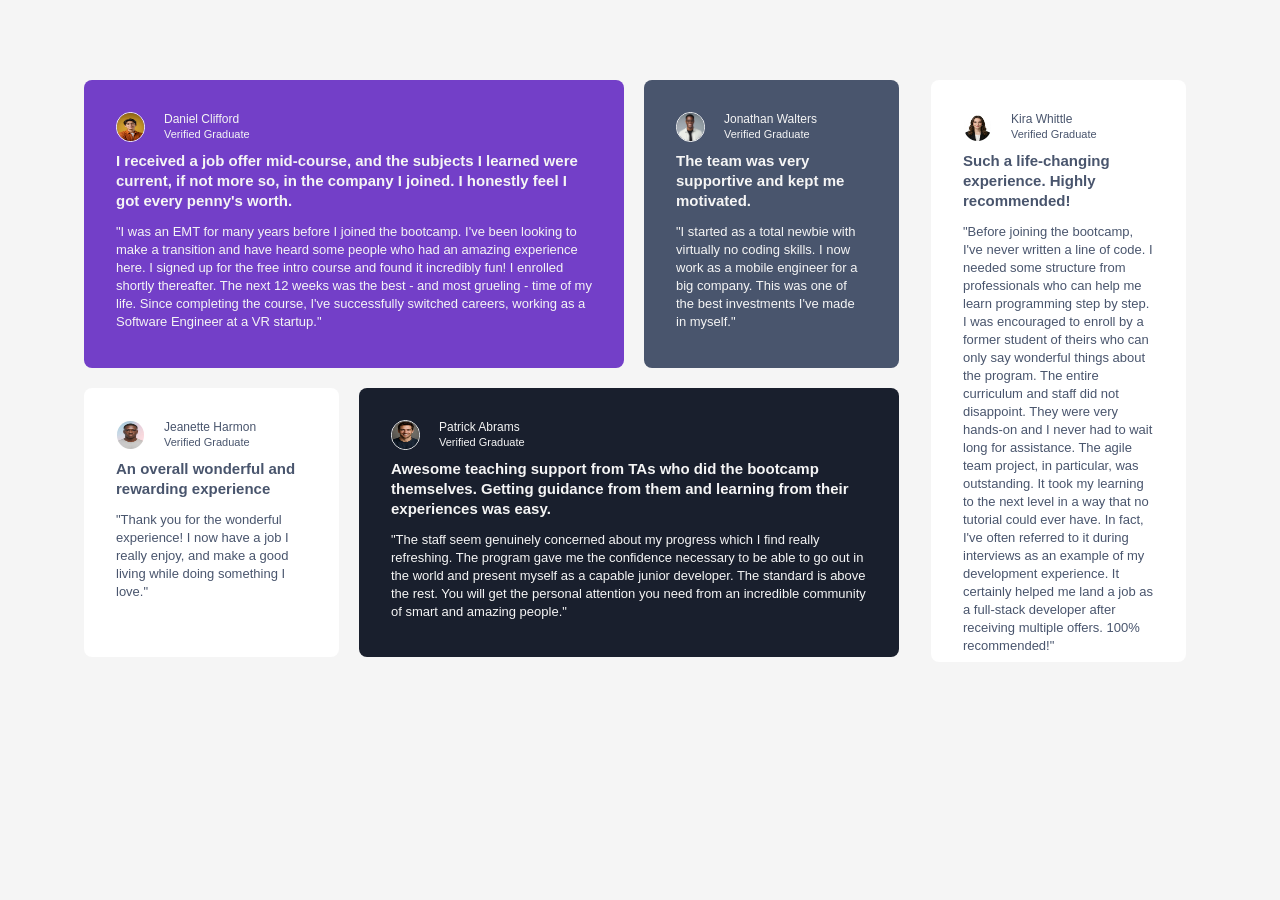
<file: index.html>
<!DOCTYPE html>
<html lang="en">
<head>
    <meta charset="UTF-8">
    <meta name="viewport" content="width=device-width, initial-scale=1.0">
    <title>Document</title>
    <link rel="stylesheet" href="style.css">
</head>
<body>
    <container class="content-container">

        <div class="cards-container">

            <div class="left-card">
                <div class="cards-top">
                    <div class="card1">
                        <div class="container">
                            <div class="image">
                                <img src="./image1.png" alt="profile" />
                            </div>
                        
                            <div class="header">
                                <h5 id="name">Daniel Clifford</h5>
                                <p id="status">Verified Graduate</p>
                            </div>
                        </div>
    
                        <p id="quote-heading">
                            I received a job offer mid-course, and the subjects I 
                            learned were current, if not more so, in the company I joined. 
                            I honestly feel I got every penny's worth.
                        </p>

                        <p id="quote-body">
                            "I was an EMT for many years before I joined the bootcamp. I've been 
                            looking to make a transition and have heard some people who had an amazing 
                            experience here. I signed up for the free intro course and found it incredibly 
                            fun! I enrolled shortly thereafter. The next 12 weeks was the best - and most
                            grueling - time of my life. Since completing the course, I've successfully 
                            switched careers, working as a Software Engineer at a VR startup."
                        </p>
                    </div>
                
                    <div class="card2">
                        <div class="container">
                            <div class="image">
                                <img src="./image2.png" alt="profile" />
                            </div>

                            <div class="header">
                                <h5 id="name">Jonathan Walters</h5>
                                <p id="status">Verified Graduate</p>
                            </div>
                        </div>
                        
                        <p id="quote-heading">
                            The team was very supportive and kept me motivated.
                        </p>

                        <p id="quote-body">
                            "I started as a total newbie with virtually no coding skills. 
                            I now work as a mobile engineer for a big company. This was one 
                            of the best investments I've made in myself."
                        </p>
                    </div>
                </div>
                    
                <div class="cards-bottom">
                    <div class="card4">
                        <div class="container">
                            <div class="image">
                                <img src="./image3.png" alt="profile" /> 
                            </div>

                            <div class="header">
                                <h5 id="name">Jeanette Harmon</h5>
                                <p id="status">Verified Graduate</p>
                            </div>
                        </div>
                        
                        <p id="quote-heading">
                            An overall wonderful and rewarding experience
                        </p>

                        <p id="quote-body">
                            "Thank you for the wonderful experience! I now have a job I really enjoy, 
                            and make a good living while doing something I love."
                        </p>
                    </div>

                    <div class="card5">
                        <div class="container">
                            <div class="image">
                                <img src="./image4.png" alt="profile" />
                            </div>
                            <div class="header">
                                <h5 id="name">Patrick Abrams</h5>
                                <p id="status">Verified Graduate</p>
                            </div>
                        </div>
                        
                        <p id="quote-heading">
                            Awesome teaching support from TAs who did the bootcamp themselves. 
                            Getting guidance from them and learning from their experiences was easy.
                        </p>

                        <p id="quote-body">
                            "The staff seem genuinely concerned about my progress which I find really refreshing. 
                            The program gave me the confidence necessary to be able to go out in the world and 
                            present myself as a capable junior developer. The standard is above the rest. 
                            You will get the personal attention you need from an incredible community of smart and amazing people."
                        </p>
                    </div>
                </div>
                
            </div>

            <div class="right-card">

                <div class="card3">
                    <div class="container">
                        <div class="image">
                            <img src="./image5.png" alt="profile" />
                        </div>

                        <div class="header">
                            <h5 id="name">Kira Whittle</h5>
                            <p id="status">Verified Graduate</p>
                        </div>
                    </div>
                    
                    <p id="quote-heading">
                        Such a life-changing experience. Highly recommended!
                    </p>

                    <p id="quote-body">
                        "Before joining the bootcamp, I've never written a line of code. 
                        I needed some structure from professionals who can help me learn 
                        programming step by step. I was encouraged to enroll by a former 
                        student of theirs who can only say wonderful things about the program. 
                        The entire curriculum and staff did not disappoint. They were very 
                        hands-on and I never had to wait long for assistance. The agile team 
                        project, in particular, was outstanding. It took my learning to the 
                        next level in a way that no tutorial could ever have. In fact, I've 
                        often referred to it during interviews as an example of my development 
                        experience. It certainly helped me land a job as a full-stack developer 
                        after receiving multiple offers. 100% recommended!"
                    </p>
                </div>

            </div>

        </div>
    </container>
</body>
</html>
</file>
<file: style.css>
@font-face {
     font-family: 'Barlow Semi Condensed', sans-serif;
     src: url('https://fonts.googleapis.com/css2?family=Barlow+Semi+Condensed:wght@500;600&display=swap') format('truetype');
     font-weight: 100 900;
     font-style: normal;
 }

*{
    margin: 0;
    padding: 0;
    box-sizing: border-box;
} 

body {
    font-family: 'Barlow Semi Condensed', sans-serif;
    background-color: #F5F5F5;
    max-width: 100%;
}

.content-container {
    display: grid;
    grid-template-columns: repeat(1, 1fr);
    grid-template-rows: repeat(1, 1fr);
    gap: 20px;
    max-width: 1200px;
    width: 90%;
    padding: 60px 0;
    margin: 0 auto;   
}

.cards-container {
    display: grid;
    grid-template-columns: repeat(2, 1fr);
    grid-template-rows: repeat(1, 1fr);
    gap: 32px;
    padding: 20px;
}

.cards-top {
    display:grid;
    grid-template-columns: repeat(2, 1fr);
    gap: 20px;
    margin-bottom: 20px;
}

.cards-bottom {
    display: grid;
    grid-template-columns: repeat(2, 1fr);
    gap: 20px;
}

.card1 {
    background-color: #733FC8;
    color: #F5F5F5;
    padding: 32px;
    border-radius: 8px;
    height: 288px;
    width: 540px;
}

.card2 {
    background-color: #49556D;
    color: #F5F5F5;
    padding: 32px;
    border-radius: 8px;
    height: 288px;
    width: 255px;
}

.card3 {
    background-color: #FFFFFF;
    color: #49556D;
    padding: 32px;
    border-radius: 8px;
    width: 255px;
    height: 582px;
}

.card4 {
    background-color: #FFFFFF;
    color: #49556D;
    padding: 32px;
    border-radius: 8px;
    width: 255px;
    height: 269px;
}

.card5 {
    background-color: #191F2D;
    color: #F5F5F5;
    padding: 32px;
    border-radius: 8px;
    width: 540px;
    height: 269px;
}

.container {
    display: grid;
    grid-template-columns: repeat(2, 3em);
}

.header {
    line-height: 15px;
    width: 100px;
}

.image img {
    border-radius: 15px;
    width: 29px;
    height: 30px;
    border: 1px solid white;
}

#name {
    font-size: 12px;
    font-weight: 500;
}

#status {
    font-size: 11px;
    font-weight: 500;
}

#quote-heading {
    margin-top: 5px;
    font-size: 15px;
    font-weight: 600;
    line-height: 20px;
}

#quote-body {
    margin-top: 12px;
    font-size: 13px;
    line-height: 18px;
    font-weight: 500;
}

@media only screen and (min-width: 1600px) {
    .content-container { 
        max-width: 1340px; 
    }

    .cards-container { 
        gap: 38px; 
    }

    .left-card { 
        gap: 29px; 
    }

    .cards-top, .cards-bottom { 
        gap: 38px; 
    }

    .card1, .card2, .card3, .card4, .card5 { 
        padding: 38px; 
    }

    .card1, .card2 { 
        min-height: 346px; 
    }

    .card4, .card5 { 
        min-height: 323px; 
    }

    .card3 { 
        min-height: 698px; 
    }

    .card1::before { 
        font-size: 264px; 
    }

    .image img { 
        width: 36px; height: 36px; 
    }

    .header { 
        line-height: 18px; 
    }

    #name { 
        font-size: 14px; 
    }

    #status { 
        font-size: 13px; 
    }

    #quote-heading { 
        margin-top: 29px; 
        font-size: 24px; 
        line-height: 29px; 
    }

    #quote-body { 
        margin-top: 19px; 
        font-size: 16px; 
        line-height: 22px; 
    }
}

@media only screen and (min-width: 1921px) {
    .content-container { 
        max-width: 1670px; 
    }

    .cards-container { 
        gap: 48px; 
    }

    .left-card { 
        gap: 36px; 
    }

    .cards-top, .cards-bottom { 
        gap: 48px; 
    }

    .card1, .card2, .card3, .card4, .card5 { 
        padding: 48px; 
        border-radius: 10px; 
    }

    .card1, .card2 { 
        min-height: 432px; 
    }

    .card4, .card5 { 
        min-height: 404px; 
    }

    .card3 { 
        min-height: 872px; 
    }

    .card1::before { 
        font-size: 330px; 
    }

    .image img { 
        width: 45px; 
        height: 45px; 
    }

    .header { 
        line-height: 23px; 
    }

    #name { 
        font-size: 18px; 
    }

    #status { 
        font-size: 16px; 
    }

    #quote-heading { 
        margin-top: 36px; 
        font-size: 30px; 
        line-height: 36px; 
    }

    #quote-body { 
        margin-top: 24px; 
        font-size: 20px; 
        line-height: 27px; 
    }
}

@media only screen and (min-width: 2160px) {
    .content-container { 
        max-width: 2160px; 
    }

    .card1 { 
        height: fit-content;
        width: 1280px;
         
    }

    .card2{ 
        height: fit-content;
        width: 680px;
         
    }

    .card3 { 
        height: 80px;
        width: 450px;
        
    }

    .card4 { 
        height: fit-content;
        width: 680px;
        
         
    }

    .card5 { 
        height: fit-content;
        width: 1280px;
    }
    
    .cards-bottom { 
        margin-top: 45px;
    }

    .container {
    display: grid;
    grid-template-columns: repeat(2, 4.5em);
    }

    .header {
        line-height: 25px;
        width: 150px;
    }

    .image img {
        border-radius: 28px;
        width: 55px;
        height: 55px;
        border: 2px solid white;
    }

    /* .cards-container { 
        gap: 56px; 
    }

    .left-card { 
        gap: 42px; 
    }

    .cards-top, .cards-bottom { 
        gap: 56px; 
    }

    .card1, .card2, .card3, .card4, .card5 { 
        padding: 56px; 
        border-radius: 12px; 
    }

    .card1, .card2 { 
        height: fit-content;
         
    }

    .card4, .card5 { 
        height: fit-content; 
    }

    .card3 { 
        height: 1017px; 
    }

    .card1::before { 
        font-size: 385px; 
    }

    .image img { 
        width: 52px; 
        height: 52px; 
    }

    .header { 
        line-height: 26px; 
    }

    #name { 
        font-size: 21px; 
    }

    #status { 
        font-size: 19px; 
    }

    #quote-heading { 
        margin-top: 42px; 
        font-size: 35px; 
        line-height: 42px; 
    }

    #quote-body { 
        margin-top: 28px; 
        font-size: 23px; 
        line-height: 32px; 
    } */
}

@media only screen and (max-width: 1200px) {
    .content-container { 
        width: 94%; 
    }

    .cards-container { 
        gap: 24px; 
    }

    .cards-top, .cards-bottom { 
        gap: 24px; 
    }

    .card1, .card2, .card3, .card4, .card5 { 
        padding: 28px; 
    }
}

@media only screen and (max-width: 992px) {
    .cards-container {
        grid-template-columns: 1fr;
        gap: 24px;
    }

    .cards-top { 
        grid-template-columns: 1fr; 
    }

    .cards-bottom { 
        grid-template-columns: 1fr; 
    }

    .card1, .card2, .card3, .card4, .card5 {
        padding: 24px;
        height: fit-content;
        width: 100%;
    }
}

@media only screen and (max-width: 768px) {
    .content-container {
        width: 96%;
        padding: 40px 0;
    }

    .cards-container { gap: 20px; }
    .left-card { 
        gap: 20px; 
    }

    .cards-top,
    .cards-bottom {
        grid-template-columns: 1fr;
        gap: 20px;
    }

    .card1, .card2, .card3, .card4, .card5 {
        padding: 24px;
        height: fit-content;
        width: 100%;
    }

    .card1::before { 
        display: none; 
    }
}

@media only screen and (max-width: 600px) {
    .content-container {
        width: 100%;
        padding: 60px 40px;
    }

    .cards-container { 
        gap: 32px; 
    }

    .left-card { 
        gap: 32px; 
    }

    .cards-top,
    .cards-bottom { 
        gap: 32px; 
    }

    .card1, .card2, .card3, .card4, .card5 { 
        padding: 32px; 
    }
}

@media only screen and (max-width: 480px) {
    .content-container { 
        padding: 70px 35px; 
    }

    .card1, .card2, .card3, .card4, .card5 {
        padding: 24px;
        height: fit-content;
        width: 100%;
    }
}
</file>
<file: structure.css>
@font-face {
     font-family: 'Barlow Semi Condensed', sans-serif;
     src: url('https://fonts.googleapis.com/css2?family=Barlow+Semi+Condensed:wght@500;600&display=swap') format('truetype');
     font-weight: 100 900;
     font-style: normal;
 }

*{
    margin: 0;
    padding: 0;
    box-sizing: border-box;
} 

body {
    font-family: 'Barlow Semi Condensed', sans-serif;
    background-color: #F5F5F5;
    max-width: 100%;
}

.content-container {
    display: grid;
    grid-template-columns: repeat(1, 1fr);
    grid-template-rows: repeat(1, 1fr);
    gap: 20px;
    max-width: 1200px;
    width: 90%;
    padding: 60px 0;
    margin: 0 auto;   
}

.cards-container {
    display: grid;
    grid-template-columns: repeat(2, 1fr);
    grid-template-rows: repeat(1, 1fr);
    gap: 32px;
    padding: 20px;
}

.cards-top {
    display:grid;
    grid-template-columns: repeat(2, 1fr);
    gap: 20px;
    margin-bottom: 20px;
}

.cards-bottom {
    display: grid;
    grid-template-columns: repeat(2, 1fr);
    gap: 20px;
}

.card1 {
    background-color: #733FC8;
    color: #F5F5F5;
    padding: 32px;
    border-radius: 8px;
    height: 288px;
    width: 540px;
}

.card2 {
    background-color: #49556D;
    color: #F5F5F5;
    padding: 32px;
    border-radius: 8px;
    height: 288px;
    width: 255px;
}

.card3 {
    background-color: #FFFFFF;
    color: #49556D;
    padding: 32px;
    border-radius: 8px;
    width: 255px;
    height: 582px;
}

.card4 {
    background-color: #FFFFFF;
    color: #49556D;
    padding: 32px;
    border-radius: 8px;
    width: 255px;
    height: 269px;
}

.card5 {
    background-color: #191F2D;
    color: #F5F5F5;
    padding: 32px;
    border-radius: 8px;
    width: 540px;
    height: 269px;
}

.container {
    display: grid;
    grid-template-columns: repeat(2, 3em);
}

.header {
    line-height: 15px;
    width: 100px;
}

.image img {
    border-radius: 15px;
    width: 29px;
    height: 30px;
    border: 1px solid white;
}

#name {
    font-size: 12px;
    font-weight: 500;
}

#status {
    font-size: 11px;
    font-weight: 500;
}

#quote-heading {
    margin-top: 5px;
    font-size: 15px;
    font-weight: 600;
    line-height: 20px;
}

#quote-body {
    margin-top: 12px;
    font-size: 13px;
    line-height: 18px;
    font-weight: 500;
}
</file>
